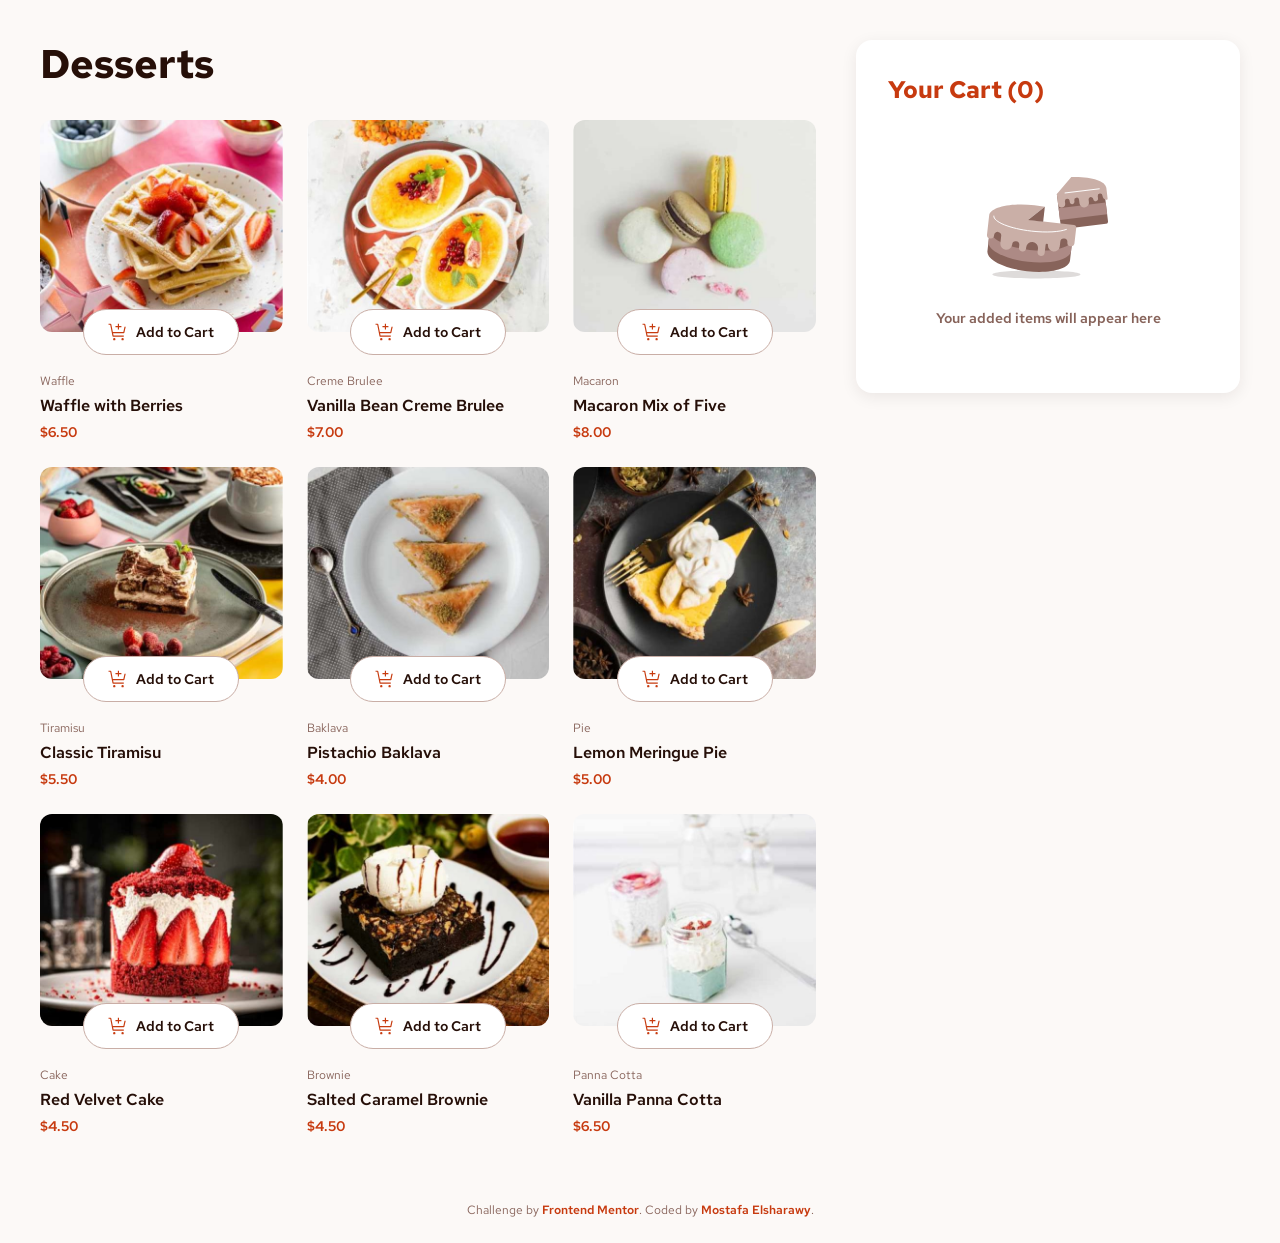
<file: index.html>
<!DOCTYPE html>
<html lang="en">
  <head>
    <meta charset="UTF-8" />
    <meta name="viewport" content="width=device-width, initial-scale=1.0" />
    <title>Desserts — Product List with Cart</title>
    <link rel="icon" type="image/png" href="./assets/images/favicon-32x32.png" sizes="32x32" />
    <link rel="preconnect" href="https://fonts.googleapis.com" />
    <link rel="preconnect" href="https://fonts.gstatic.com" crossorigin />
    <link href="https://fonts.googleapis.com/css2?family=Red+Hat+Text:ital,wght@0,400;0,600;0,700;1,400&display=swap" rel="stylesheet" />
    <link rel="stylesheet" href="style.css" />
  </head>
  <body>

    <!-- ===================== MAIN LAYOUT ===================== -->
    <main class="layout" id="main-content">

      <!-- ===== PRODUCT SECTION ===== -->
      <section class="products-section" aria-label="Dessert products">
        <h1 class="section-title">Desserts</h1>
        <div class="products-grid" id="products-grid" role="list"></div>
      </section>

      <!-- ===== CART SIDEBAR ===== -->
      <aside class="cart-sidebar" aria-label="Your shopping cart">
        <h2 class="cart-title">Your Cart (<span id="cart-count">0</span>)</h2>

        <!-- Empty state -->
        <div class="cart-empty" id="cart-empty" aria-live="polite">
          <img
            src="./assets/images/illustration-empty-cart.svg"
            alt="Empty shopping cart illustration"
            class="cart-empty__illustration"
          />
          <p class="cart-empty__text">Your added items will appear here</p>
        </div>

        <!-- Filled state -->
        <div class="cart-filled" id="cart-filled" hidden>
          <ul class="cart-items" id="cart-items" aria-label="Items in cart"></ul>

          <div class="cart-order-total">
            <span class="cart-order-total__label">Order Total</span>
            <span class="cart-order-total__value" id="cart-total">$0.00</span>
          </div>

          <div class="cart-carbon-note">
            <img
              src="./assets/images/icon-carbon-neutral.svg"
              alt=""
              aria-hidden="true"
            />
            <p>This is a <strong>carbon-neutral</strong> delivery</p>
          </div>

          <button class="btn-confirm-order" id="btn-confirm-order" type="button">
            Confirm Order
          </button>
        </div>
      </aside>
    </main>

    <!-- ===================== ORDER CONFIRMATION MODAL ===================== -->
    <div
      class="modal-overlay"
      id="modal-overlay"
      role="dialog"
      aria-modal="true"
      aria-labelledby="modal-title"
      hidden
    >
      <div class="modal">
        <img
          src="./assets/images/icon-order-confirmed.svg"
          alt="Order confirmed"
          class="modal__icon"
        />
        <h2 class="modal__title" id="modal-title">Order Confirmed</h2>
        <p class="modal__subtitle">We hope you enjoy your food!</p>

        <div class="modal-items-wrapper">
          <ul class="modal-items" id="modal-items" aria-label="Order summary"></ul>
          <div class="modal-order-total">
            <span class="modal-order-total__label">Order Total</span>
            <span class="modal-order-total__value" id="modal-total">$0.00</span>
          </div>
        </div>

        <button class="btn-start-new-order" id="btn-start-new-order" type="button">
          Start New Order
        </button>
      </div>
    </div>

    <script src="script.js"></script>

    <footer class="attribution">
      Challenge by <a href="https://www.frontendmentor.io?ref=challenge">Frontend Mentor</a>.
      Coded by <a href="https://www.linkedin.com/in/mostafa-elhassanain-elsharawy-27592a302/">Mostafa Elsharawy</a>.
    </footer>

  </body>
</html>
</file>
<file: style.css>
/* ============================================================
   PRODUCT LIST WITH CART — STYLESHEET
   1. Custom Properties
   2. Reset & Base
   3. Typography
   4. Layout
   5. Product Card
   6. Add-to-Cart Button
   7. Quantity Controls
   8. Cart Sidebar
   9. Cart Items
   10. Order Total & Carbon Note
   11. Confirm Order Button
   12. Order Confirmation Modal
   13. Responsive — Tablet (768px)
   14. Responsive — Desktop (1200px)
   15. Animations & Transitions
   ============================================================ */

/* ============================================================
   1. CUSTOM PROPERTIES
   ============================================================ */
:root {
  /* Brand colours */
  --clr-red:        hsl(14, 86%, 42%);
  --clr-red-hover:  hsl(14, 86%, 35%);
  --clr-green:      hsl(159, 69%, 38%);

  /* Neutrals */
  --clr-rose-50:    hsl(20, 50%, 98%);
  --clr-rose-100:   hsl(13, 31%, 94%);
  --clr-rose-300:   hsl(14, 25%, 72%);
  --clr-rose-400:   hsl(7, 20%, 60%);
  --clr-rose-500:   hsl(12, 20%, 44%);
  --clr-rose-900:   hsl(14, 65%, 9%);

  /* Typography */
  --ff-base:    'Red Hat Text', sans-serif;
  --fw-regular: 400;
  --fw-semibold:600;
  --fw-bold:    700;
  --fs-sm:      0.75rem;    /* 12px */
  --fs-base:    0.875rem;   /* 14px */
  --fs-md:      1rem;       /* 16px */
  --fs-lg:      1.5rem;     /* 24px */
  --fs-xl:      2.5rem;     /* 40px */

  /* Spacing */
  --space-xs:  0.5rem;
  --space-sm:  0.75rem;
  --space-md:  1rem;
  --space-lg:  1.5rem;
  --space-xl:  2rem;
  --space-2xl: 2.5rem;

  /* Radii */
  --radius-sm:   0.5rem;
  --radius-md:   0.75rem;
  --radius-lg:   1rem;
  --radius-full: 9999px;

  /* Shadows */
  --shadow-card:  0 4px 16px hsla(14, 65%, 9%, 0.08);
  --shadow-modal: 0 8px 40px hsla(14, 65%, 9%, 0.16);
}

/* Ensure [hidden] always collapses the element with no leftover space */
[hidden] {
  display: none !important;
}

/* ============================================================
   2. RESET & BASE
   ============================================================ */
*,
*::before,
*::after {
  box-sizing: border-box;
  margin: 0;
  padding: 0;
}

html {
  scroll-behavior: smooth;
}

body {
  font-family: var(--ff-base);
  font-size: var(--fs-base);
  font-weight: var(--fw-regular);
  color: var(--clr-rose-900);
  background-color: var(--clr-rose-50);
  min-height: 100vh;
  line-height: 1.5;
  overflow-x: hidden;
}

img {
  display: block;
  max-width: 100%;
}

ul,
ol {
  list-style: none;
}

button {
  font-family: inherit;
  cursor: pointer;
  border: none;
  background: none;
}

/* ============================================================
   3. TYPOGRAPHY
   ============================================================ */
.section-title {
  font-size: var(--fs-xl);
  font-weight: var(--fw-bold);
  line-height: 1.2;
  color: var(--clr-rose-900);
  margin-bottom: var(--space-xl);
}

.cart-title {
  font-size: var(--fs-lg);
  font-weight: var(--fw-bold);
  color: var(--clr-red);
  margin-bottom: var(--space-lg);
}

/* ============================================================
   4. LAYOUT
   ============================================================ */
.layout {
  display: grid;
  grid-template-columns: 1fr;
  gap: var(--space-xl);
  max-width: 1440px;
  margin: 0 auto;
  padding: var(--space-2xl) var(--space-md);
}

.products-section {
  min-width: 0;
}

.products-grid {
  display: grid;
  grid-template-columns: 1fr;
  gap: var(--space-lg);
}

.cart-sidebar {
  background-color: #fff;
  border-radius: var(--radius-lg);
  padding: var(--space-xl);
  box-shadow: var(--shadow-card);
  align-self: start;
}

/* ============================================================
   5. PRODUCT CARD
   ============================================================ */
.product-card {
  display: flex;
  flex-direction: column;
  gap: var(--space-md);
}

.product-card__image-wrapper {
  position: relative;
  border-radius: var(--radius-md);
  overflow: visible;
}

.product-card__image {
  width: 100%;
  height: 200px;
  object-fit: cover;
  border-radius: var(--radius-md);
  display: block;
  transition: outline 0.15s ease;
}

/* Orange border on image when in cart */
.product-card--in-cart .product-card__image {
  outline: 2px solid var(--clr-red);
  outline-offset: 0px;
}

.product-card__btn-wrapper {
  position: absolute;
  bottom: 0;
  left: 50%;
  transform: translate(-50%, 50%);
  width: max-content;
  z-index: 1;
}

.product-card__info {
  padding-top: var(--space-lg);
}

.product-card__category {
  font-size: var(--fs-sm);
  color: var(--clr-rose-500);
  margin-bottom: 0.25rem;
}

.product-card__name {
  font-size: var(--fs-md);
  font-weight: var(--fw-semibold);
  color: var(--clr-rose-900);
  margin-bottom: 0.25rem;
}

.product-card__price {
  font-size: var(--fs-base);
  font-weight: var(--fw-semibold);
  color: var(--clr-red);
}

/* ============================================================
   6. ADD-TO-CART BUTTON
   ============================================================ */
.btn-add-to-cart {
  display: flex;
  align-items: center;
  gap: var(--space-xs);
  padding: 0.75rem var(--space-lg);
  background-color: #fff;
  color: var(--clr-rose-900);
  font-size: var(--fs-base);
  font-weight: var(--fw-semibold);
  border: 1.5px solid var(--clr-rose-300);
  border-radius: var(--radius-full);
  white-space: nowrap;
  transition:
    border-color 0.2s ease,
    color 0.2s ease;
}

.btn-add-to-cart:hover,
.btn-add-to-cart:focus-visible {
  border-color: var(--clr-red);
  color: var(--clr-red);
  outline: none;
}

.btn-add-to-cart img {
  width: 20px;
  height: 20px;
  flex-shrink: 0;
}

/* ============================================================
   7. QUANTITY CONTROLS
   ============================================================ */
.quantity-controls {
  display: flex;
  align-items: center;
  justify-content: space-between;
  gap: var(--space-xs);
  padding: 0.75rem var(--space-md);
  background-color: var(--clr-red);
  border-radius: var(--radius-full);
  min-width: 160px;
}

.quantity-controls__count {
  font-size: var(--fs-base);
  font-weight: var(--fw-semibold);
  color: #fff;
  min-width: 1.5rem;
  text-align: center;
}

.btn-quantity {
  display: flex;
  align-items: center;
  justify-content: center;
  width: 20px;
  height: 20px;
  border: 1.5px solid #fff;
  border-radius: 50%;
  flex-shrink: 0;
  transition: background-color 0.15s ease;
}

.btn-quantity img {
  width: 10px;
  height: 10px;
  pointer-events: none;
}

.btn-quantity:hover,
.btn-quantity:focus-visible {
  background-color: #fff;
  outline: none;
}

.btn-quantity:hover img,
.btn-quantity:focus-visible img {
  filter: invert(1) sepia(1) saturate(10) hue-rotate(340deg);
}

/* ============================================================
   8. CART SIDEBAR — EMPTY STATE
   ============================================================ */
.cart-empty {
  display: flex;
  flex-direction: column;
  align-items: center;
  gap: var(--space-md);
  padding: var(--space-xl) 0;
}

.cart-empty__illustration {
  width: 128px;
  height: auto;
}

.cart-empty__text {
  font-size: var(--fs-base);
  font-weight: var(--fw-semibold);
  color: var(--clr-rose-500);
  text-align: center;
}

/* ============================================================
   9. CART ITEMS
   ============================================================ */
.cart-items {
  display: flex;
  flex-direction: column;
}

.cart-item {
  display: flex;
  align-items: center;
  justify-content: space-between;
  gap: var(--space-md);
  padding: var(--space-md) 0;
  border-bottom: 1px solid var(--clr-rose-100);
}

.cart-item__details {
  display: flex;
  flex-direction: column;
  gap: 0.25rem;
  min-width: 0;
}

.cart-item__name {
  font-size: var(--fs-base);
  font-weight: var(--fw-semibold);
  color: var(--clr-rose-900);
  white-space: nowrap;
  overflow: hidden;
  text-overflow: ellipsis;
}

.cart-item__pricing {
  display: flex;
  align-items: center;
  gap: var(--space-sm);
  flex-wrap: wrap;
}

.cart-item__quantity {
  font-size: var(--fs-base);
  font-weight: var(--fw-semibold);
  color: var(--clr-red);
}

.cart-item__unit-price {
  font-size: var(--fs-base);
  color: var(--clr-rose-400);
}

/* Subtotal matches design: dark/bold */
.cart-item__subtotal {
  font-size: var(--fs-base);
  font-weight: var(--fw-semibold);
  color: var(--clr-rose-900);
}

.btn-remove-item {
  display: flex;
  align-items: center;
  justify-content: center;
  width: 20px;
  height: 20px;
  border: 1.5px solid var(--clr-rose-300);
  border-radius: 50%;
  flex-shrink: 0;
  transition: border-color 0.15s ease;
}

.btn-remove-item img {
  width: 10px;
  height: 10px;
  pointer-events: none;
}

.btn-remove-item:hover,
.btn-remove-item:focus-visible {
  border-color: var(--clr-rose-900);
  outline: none;
}

/* ============================================================
   10. ORDER TOTAL & CARBON NOTE
   ============================================================ */
.cart-order-total {
  display: flex;
  align-items: center;
  justify-content: space-between;
  padding: var(--space-lg) 0;
}

.cart-order-total__label {
  font-size: var(--fs-base);
  color: var(--clr-rose-900);
}

/* Large bold total, matches design "$46.50" */
.cart-order-total__value {
  font-size: var(--fs-lg);
  font-weight: var(--fw-bold);
  color: var(--clr-rose-900);
}

.cart-carbon-note {
  display: flex;
  align-items: center;
  justify-content: center;
  gap: var(--space-xs);
  padding: var(--space-md);
  background-color: var(--clr-rose-50);
  border-radius: var(--radius-sm);
  font-size: var(--fs-base);
  color: var(--clr-rose-500);
  text-align: center;
}

.cart-carbon-note img {
  width: 20px;
  height: 20px;
  flex-shrink: 0;
}

.cart-carbon-note strong {
  color: var(--clr-rose-900);
}

/* ============================================================
   11. CONFIRM ORDER BUTTON
   ============================================================ */
.btn-confirm-order {
  width: 100%;
  margin-top: var(--space-lg);
  padding: var(--space-md) var(--space-xl);
  background-color: var(--clr-red);
  color: #fff;
  font-size: var(--fs-md);
  font-weight: var(--fw-semibold);
  border-radius: var(--radius-full);
  transition: background-color 0.2s ease;
}

.btn-confirm-order:hover,
.btn-confirm-order:focus-visible {
  background-color: var(--clr-red-hover);
  outline: none;
}

/* ============================================================
   12. ORDER CONFIRMATION MODAL
   ============================================================ */
.modal-overlay {
  position: fixed;
  inset: 0;
  background-color: hsla(14, 65%, 9%, 0.5);
  display: flex;
  align-items: flex-end;   /* bottom-sheet on mobile */
  justify-content: center;
  z-index: 100;
  animation: overlay-fade-in 0.25s ease forwards;
}

.modal {
  background-color: #fff;
  border-radius: var(--radius-lg) var(--radius-lg) 0 0;
  padding: var(--space-xl) var(--space-lg);
  width: 100%;
  max-height: 90vh;
  overflow-y: auto;
  box-shadow: var(--shadow-modal);
  animation: modal-slide-up 0.3s ease forwards;
}

.modal__icon {
  width: 48px;
  height: 48px;
  margin-bottom: var(--space-lg);
}

.modal__title {
  font-size: var(--fs-xl);
  font-weight: var(--fw-bold);
  color: var(--clr-rose-900);
  line-height: 1.2;
  margin-bottom: var(--space-xs);
}

.modal__subtitle {
  font-size: var(--fs-base);
  color: var(--clr-rose-500);
  margin-bottom: var(--space-xl);
}

/* Items summary box */
.modal-items-wrapper {
  background-color: var(--clr-rose-50);
  border-radius: var(--radius-md);
  padding: var(--space-md) var(--space-lg);
  margin-bottom: var(--space-xl);
}

.modal-items {
  display: flex;
  flex-direction: column;
}

.modal-item {
  display: flex;
  align-items: center;
  gap: var(--space-md);
  padding: var(--space-md) 0;
  border-bottom: 1px solid var(--clr-rose-100);
}

.modal-item__thumbnail {
  width: 48px;
  height: 48px;
  object-fit: cover;
  border-radius: var(--radius-sm);
  flex-shrink: 0;
}

.modal-item__details {
  flex: 1;
  min-width: 0;
}

.modal-item__name {
  font-size: var(--fs-base);
  font-weight: var(--fw-semibold);
  color: var(--clr-rose-900);
  margin-bottom: 0.2rem;
  white-space: nowrap;
  overflow: hidden;
  text-overflow: ellipsis;
}

.modal-item__pricing {
  display: flex;
  align-items: center;
  gap: var(--space-sm);
}

.modal-item__quantity {
  font-size: var(--fs-base);
  font-weight: var(--fw-semibold);
  color: var(--clr-red);
}

.modal-item__unit-price {
  font-size: var(--fs-base);
  color: var(--clr-rose-400);
}

.modal-item__subtotal {
  font-size: var(--fs-base);
  font-weight: var(--fw-bold);
  color: var(--clr-rose-900);
  margin-left: auto;
  flex-shrink: 0;
}

/* Order total row inside the summary box */
.modal-order-total {
  display: flex;
  align-items: center;
  justify-content: space-between;
  padding-top: var(--space-lg);
}

.modal-order-total__label {
  font-size: var(--fs-base);
  color: var(--clr-rose-900);
}

.modal-order-total__value {
  font-size: var(--fs-lg);
  font-weight: var(--fw-bold);
  color: var(--clr-rose-900);
}

.btn-start-new-order {
  width: 100%;
  padding: var(--space-md) var(--space-xl);
  background-color: var(--clr-red);
  color: #fff;
  font-size: var(--fs-md);
  font-weight: var(--fw-semibold);
  border-radius: var(--radius-full);
  transition: background-color 0.2s ease;
}

.btn-start-new-order:hover,
.btn-start-new-order:focus-visible {
  background-color: var(--clr-red-hover);
  outline: none;
}

/* ============================================================
   13. RESPONSIVE — MOBILE (max 767px)
   ============================================================ */
@media (max-width: 47.9375rem) {

  /* Tighter page padding */
  .layout {
    padding: var(--space-md) var(--space-sm);
    gap: var(--space-md);
  }

  /* Products always on top, cart always below */
  .products-section { order: 1; }
  .cart-sidebar     { order: 2; }

  /* Single-column product grid */
  .products-grid {
    grid-template-columns: 1fr;
    gap: var(--space-md);
  }

  /* Shorter image on narrow screens */
  .product-card__image {
    height: 160px;
  }

  /* Slightly more room below the overlapping button */
  .product-card__info {
    padding-top: var(--space-xl);
  }

  /* Smaller heading */
  .section-title {
    font-size: 1.75rem;
    margin-bottom: var(--space-lg);
  }

  /* Touch-friendly buttons — min 44px (Apple/Google HIG) */
  .btn-add-to-cart {
    min-height: 44px;
    padding: 0.75rem var(--space-xl);
    font-size: var(--fs-md);
  }

  .quantity-controls {
    min-height: 44px;
    min-width: 144px;
    padding: 0.625rem var(--space-md);
  }

  .btn-quantity {
    width: 24px;
    height: 24px;
  }

  .btn-confirm-order,
  .btn-start-new-order {
    min-height: 52px;
    font-size: var(--fs-md);
  }

  .btn-remove-item {
    width: 24px;
    height: 24px;
  }

  /* Cart sidebar: compact on mobile */
  .cart-sidebar {
    padding: var(--space-lg) var(--space-md);
  }

  .cart-title {
    font-size: var(--fs-md);
    margin-bottom: var(--space-md);
  }

  /* Let cart item names wrap on small screens */
  .cart-item__name {
    white-space: normal;
  }

  /* Modal bottom-sheet padding */
  .modal {
    padding: var(--space-lg) var(--space-md);
  }

  .modal__title {
    font-size: 1.75rem;
  }
}

/* ============================================================
   14. RESPONSIVE — TABLET (768px)
   ============================================================ */
@media (min-width: 48rem) {
  .layout {
    padding: var(--space-xl) var(--space-xl);
    gap: var(--space-xl);
  }

  /* Reset mobile order overrides */
  .products-section { order: unset; }
  .cart-sidebar     { order: unset; padding: var(--space-xl); }

  .products-grid {
    grid-template-columns: repeat(2, 1fr);
  }

  .product-card__image {
    height: 200px;
  }

  /* Modal: centered card on tablet+ */
  .modal-overlay {
    align-items: center;
    padding: var(--space-lg);
  }

  .modal {
    border-radius: var(--radius-lg);
    max-width: 592px;
    width: 100%;
    max-height: 85vh;
  }
}

/* ============================================================
   15. RESPONSIVE — DESKTOP (1200px)
   ============================================================ */
@media (min-width: 75rem) {
  .layout {
    grid-template-columns: 1fr 384px;
    align-items: start;
    padding: var(--space-2xl) var(--space-2xl);
    gap: var(--space-2xl);
  }

  .products-grid {
    grid-template-columns: repeat(3, 1fr);
  }

  .product-card__image {
    height: 212px;
  }
}

/* ============================================================
   16. FOOTER ATTRIBUTION
   ============================================================ */
.attribution {
  text-align: center;
  padding: var(--space-lg) var(--space-md);
  font-size: var(--fs-sm);
  color: var(--clr-rose-500);
}

.attribution a {
  color: var(--clr-red);
  font-weight: var(--fw-semibold);
  text-decoration: none;
}

.attribution a:hover,
.attribution a:focus-visible {
  text-decoration: underline;
}

/* ============================================================
   17. FOCUS
   ============================================================ */
:focus-visible {
  outline: 2px solid var(--clr-red);
  outline-offset: 2px;
}
</file>
<file: CSS/style.css>
/* ============================================================
   PRODUCT LIST WITH CART — STYLESHEET
   1. Custom Properties
   2. Reset & Base
   3. Typography
   4. Layout
   5. Product Card
   6. Add-to-Cart Button
   7. Quantity Controls
   8. Cart Sidebar
   9. Cart Items
   10. Order Total & Carbon Note
   11. Confirm Order Button
   12. Order Confirmation Modal
   13. Responsive — Tablet (768px)
   14. Responsive — Desktop (1200px)
   15. Animations & Transitions
   ============================================================ */

/* ============================================================
   1. CUSTOM PROPERTIES
   ============================================================ */
:root {
  /* Brand colours */
  --clr-red:        hsl(14, 86%, 42%);
  --clr-red-hover:  hsl(14, 86%, 35%);
  --clr-green:      hsl(159, 69%, 38%);

  /* Neutrals */
  --clr-rose-50:    hsl(20, 50%, 98%);
  --clr-rose-100:   hsl(13, 31%, 94%);
  --clr-rose-300:   hsl(14, 25%, 72%);
  --clr-rose-400:   hsl(7, 20%, 60%);
  --clr-rose-500:   hsl(12, 20%, 44%);
  --clr-rose-900:   hsl(14, 65%, 9%);

  /* Typography */
  --ff-base:    'Red Hat Text', sans-serif;
  --fw-regular: 400;
  --fw-semibold:600;
  --fw-bold:    700;
  --fs-sm:      0.75rem;    /* 12px */
  --fs-base:    0.875rem;   /* 14px */
  --fs-md:      1rem;       /* 16px */
  --fs-lg:      1.5rem;     /* 24px */
  --fs-xl:      2.5rem;     /* 40px */

  /* Spacing */
  --space-xs:  0.5rem;
  --space-sm:  0.75rem;
  --space-md:  1rem;
  --space-lg:  1.5rem;
  --space-xl:  2rem;
  --space-2xl: 2.5rem;

  /* Radii */
  --radius-sm:   0.5rem;
  --radius-md:   0.75rem;
  --radius-lg:   1rem;
  --radius-full: 9999px;

  /* Shadows */
  --shadow-card:  0 4px 16px hsla(14, 65%, 9%, 0.08);
  --shadow-modal: 0 8px 40px hsla(14, 65%, 9%, 0.16);
}

/* Ensure [hidden] always collapses the element with no leftover space */
[hidden] {
  display: none !important;
}

/* ============================================================
   2. RESET & BASE
   ============================================================ */
*,
*::before,
*::after {
  box-sizing: border-box;
  margin: 0;
  padding: 0;
}

html {
  scroll-behavior: smooth;
}

body {
  font-family: var(--ff-base);
  font-size: var(--fs-base);
  font-weight: var(--fw-regular);
  color: var(--clr-rose-900);
  background-color: var(--clr-rose-50);
  min-height: 100vh;
  line-height: 1.5;
  overflow-x: hidden;
}

img {
  display: block;
  max-width: 100%;
}

ul,
ol {
  list-style: none;
}

button {
  font-family: inherit;
  cursor: pointer;
  border: none;
  background: none;
}

/* ============================================================
   3. TYPOGRAPHY
   ============================================================ */
.section-title {
  font-size: var(--fs-xl);
  font-weight: var(--fw-bold);
  line-height: 1.2;
  color: var(--clr-rose-900);
  margin-bottom: var(--space-xl);
}

.cart-title {
  font-size: var(--fs-lg);
  font-weight: var(--fw-bold);
  color: var(--clr-red);
  margin-bottom: var(--space-lg);
}

/* ============================================================
   4. LAYOUT
   ============================================================ */
.layout {
  display: grid;
  grid-template-columns: 1fr;
  gap: var(--space-xl);
  max-width: 1440px;
  margin: 0 auto;
  padding: var(--space-2xl) var(--space-md);
}

.products-section {
  min-width: 0;
}

.products-grid {
  display: grid;
  grid-template-columns: 1fr;
  gap: var(--space-lg);
}

.cart-sidebar {
  background-color: #fff;
  border-radius: var(--radius-lg);
  padding: var(--space-xl);
  box-shadow: var(--shadow-card);
  align-self: start;
}

/* ============================================================
   5. PRODUCT CARD
   ============================================================ */
.product-card {
  display: flex;
  flex-direction: column;
  gap: var(--space-md);
}

.product-card__image-wrapper {
  position: relative;
  border-radius: var(--radius-md);
  overflow: visible;
}

.product-card__image {
  width: 100%;
  height: 200px;
  object-fit: cover;
  border-radius: var(--radius-md);
  display: block;
  transition: outline 0.15s ease;
}

/* Orange border on image when in cart */
.product-card--in-cart .product-card__image {
  outline: 2px solid var(--clr-red);
  outline-offset: 0px;
}

.product-card__btn-wrapper {
  position: absolute;
  bottom: 0;
  left: 50%;
  transform: translate(-50%, 50%);
  width: max-content;
  z-index: 1;
}

.product-card__info {
  padding-top: var(--space-lg);
}

.product-card__category {
  font-size: var(--fs-sm);
  color: var(--clr-rose-500);
  margin-bottom: 0.25rem;
}

.product-card__name {
  font-size: var(--fs-md);
  font-weight: var(--fw-semibold);
  color: var(--clr-rose-900);
  margin-bottom: 0.25rem;
}

.product-card__price {
  font-size: var(--fs-base);
  font-weight: var(--fw-semibold);
  color: var(--clr-red);
}

/* ============================================================
   6. ADD-TO-CART BUTTON
   ============================================================ */
.btn-add-to-cart {
  display: flex;
  align-items: center;
  gap: var(--space-xs);
  padding: 0.75rem var(--space-lg);
  background-color: #fff;
  color: var(--clr-rose-900);
  font-size: var(--fs-base);
  font-weight: var(--fw-semibold);
  border: 1.5px solid var(--clr-rose-300);
  border-radius: var(--radius-full);
  white-space: nowrap;
  transition:
    border-color 0.2s ease,
    color 0.2s ease;
}

.btn-add-to-cart:hover,
.btn-add-to-cart:focus-visible {
  border-color: var(--clr-red);
  color: var(--clr-red);
  outline: none;
}

.btn-add-to-cart img {
  width: 20px;
  height: 20px;
  flex-shrink: 0;
}

/* ============================================================
   7. QUANTITY CONTROLS
   ============================================================ */
.quantity-controls {
  display: flex;
  align-items: center;
  justify-content: space-between;
  gap: var(--space-xs);
  padding: 0.75rem var(--space-md);
  background-color: var(--clr-red);
  border-radius: var(--radius-full);
  min-width: 160px;
}

.quantity-controls__count {
  font-size: var(--fs-base);
  font-weight: var(--fw-semibold);
  color: #fff;
  min-width: 1.5rem;
  text-align: center;
}

.btn-quantity {
  display: flex;
  align-items: center;
  justify-content: center;
  width: 20px;
  height: 20px;
  border: 1.5px solid #fff;
  border-radius: 50%;
  flex-shrink: 0;
  transition: background-color 0.15s ease;
}

.btn-quantity img {
  width: 10px;
  height: 10px;
  pointer-events: none;
}

.btn-quantity:hover,
.btn-quantity:focus-visible {
  background-color: #fff;
  outline: none;
}

.btn-quantity:hover img,
.btn-quantity:focus-visible img {
  filter: invert(1) sepia(1) saturate(10) hue-rotate(340deg);
}

/* ============================================================
   8. CART SIDEBAR — EMPTY STATE
   ============================================================ */
.cart-empty {
  display: flex;
  flex-direction: column;
  align-items: center;
  gap: var(--space-md);
  padding: var(--space-xl) 0;
}

.cart-empty__illustration {
  width: 128px;
  height: auto;
}

.cart-empty__text {
  font-size: var(--fs-base);
  font-weight: var(--fw-semibold);
  color: var(--clr-rose-500);
  text-align: center;
}

/* ============================================================
   9. CART ITEMS
   ============================================================ */
.cart-items {
  display: flex;
  flex-direction: column;
}

.cart-item {
  display: flex;
  align-items: center;
  justify-content: space-between;
  gap: var(--space-md);
  padding: var(--space-md) 0;
  border-bottom: 1px solid var(--clr-rose-100);
}

.cart-item__details {
  display: flex;
  flex-direction: column;
  gap: 0.25rem;
  min-width: 0;
}

.cart-item__name {
  font-size: var(--fs-base);
  font-weight: var(--fw-semibold);
  color: var(--clr-rose-900);
  white-space: nowrap;
  overflow: hidden;
  text-overflow: ellipsis;
}

.cart-item__pricing {
  display: flex;
  align-items: center;
  gap: var(--space-sm);
  flex-wrap: wrap;
}

.cart-item__quantity {
  font-size: var(--fs-base);
  font-weight: var(--fw-semibold);
  color: var(--clr-red);
}

.cart-item__unit-price {
  font-size: var(--fs-base);
  color: var(--clr-rose-400);
}

/* Subtotal matches design: dark/bold */
.cart-item__subtotal {
  font-size: var(--fs-base);
  font-weight: var(--fw-semibold);
  color: var(--clr-rose-900);
}

.btn-remove-item {
  display: flex;
  align-items: center;
  justify-content: center;
  width: 20px;
  height: 20px;
  border: 1.5px solid var(--clr-rose-300);
  border-radius: 50%;
  flex-shrink: 0;
  transition: border-color 0.15s ease;
}

.btn-remove-item img {
  width: 10px;
  height: 10px;
  pointer-events: none;
}

.btn-remove-item:hover,
.btn-remove-item:focus-visible {
  border-color: var(--clr-rose-900);
  outline: none;
}

/* ============================================================
   10. ORDER TOTAL & CARBON NOTE
   ============================================================ */
.cart-order-total {
  display: flex;
  align-items: center;
  justify-content: space-between;
  padding: var(--space-lg) 0;
}

.cart-order-total__label {
  font-size: var(--fs-base);
  color: var(--clr-rose-900);
}

/* Large bold total, matches design "$46.50" */
.cart-order-total__value {
  font-size: var(--fs-lg);
  font-weight: var(--fw-bold);
  color: var(--clr-rose-900);
}

.cart-carbon-note {
  display: flex;
  align-items: center;
  justify-content: center;
  gap: var(--space-xs);
  padding: var(--space-md);
  background-color: var(--clr-rose-50);
  border-radius: var(--radius-sm);
  font-size: var(--fs-base);
  color: var(--clr-rose-500);
  text-align: center;
}

.cart-carbon-note img {
  width: 20px;
  height: 20px;
  flex-shrink: 0;
}

.cart-carbon-note strong {
  color: var(--clr-rose-900);
}

/* ============================================================
   11. CONFIRM ORDER BUTTON
   ============================================================ */
.btn-confirm-order {
  width: 100%;
  margin-top: var(--space-lg);
  padding: var(--space-md) var(--space-xl);
  background-color: var(--clr-red);
  color: #fff;
  font-size: var(--fs-md);
  font-weight: var(--fw-semibold);
  border-radius: var(--radius-full);
  transition: background-color 0.2s ease;
}

.btn-confirm-order:hover,
.btn-confirm-order:focus-visible {
  background-color: var(--clr-red-hover);
  outline: none;
}

/* ============================================================
   12. ORDER CONFIRMATION MODAL
   ============================================================ */
.modal-overlay {
  position: fixed;
  inset: 0;
  background-color: hsla(14, 65%, 9%, 0.5);
  display: flex;
  align-items: flex-end;   /* bottom-sheet on mobile */
  justify-content: center;
  z-index: 100;
  animation: overlay-fade-in 0.25s ease forwards;
}

.modal {
  background-color: #fff;
  border-radius: var(--radius-lg) var(--radius-lg) 0 0;
  padding: var(--space-xl) var(--space-lg);
  width: 100%;
  max-height: 90vh;
  overflow-y: auto;
  box-shadow: var(--shadow-modal);
  animation: modal-slide-up 0.3s ease forwards;
}

.modal__icon {
  width: 48px;
  height: 48px;
  margin-bottom: var(--space-lg);
}

.modal__title {
  font-size: var(--fs-xl);
  font-weight: var(--fw-bold);
  color: var(--clr-rose-900);
  line-height: 1.2;
  margin-bottom: var(--space-xs);
}

.modal__subtitle {
  font-size: var(--fs-base);
  color: var(--clr-rose-500);
  margin-bottom: var(--space-xl);
}

/* Items summary box */
.modal-items-wrapper {
  background-color: var(--clr-rose-50);
  border-radius: var(--radius-md);
  padding: var(--space-md) var(--space-lg);
  margin-bottom: var(--space-xl);
}

.modal-items {
  display: flex;
  flex-direction: column;
}

.modal-item {
  display: flex;
  align-items: center;
  gap: var(--space-md);
  padding: var(--space-md) 0;
  border-bottom: 1px solid var(--clr-rose-100);
}

.modal-item__thumbnail {
  width: 48px;
  height: 48px;
  object-fit: cover;
  border-radius: var(--radius-sm);
  flex-shrink: 0;
}

.modal-item__details {
  flex: 1;
  min-width: 0;
}

.modal-item__name {
  font-size: var(--fs-base);
  font-weight: var(--fw-semibold);
  color: var(--clr-rose-900);
  margin-bottom: 0.2rem;
  white-space: nowrap;
  overflow: hidden;
  text-overflow: ellipsis;
}

.modal-item__pricing {
  display: flex;
  align-items: center;
  gap: var(--space-sm);
}

.modal-item__quantity {
  font-size: var(--fs-base);
  font-weight: var(--fw-semibold);
  color: var(--clr-red);
}

.modal-item__unit-price {
  font-size: var(--fs-base);
  color: var(--clr-rose-400);
}

.modal-item__subtotal {
  font-size: var(--fs-base);
  font-weight: var(--fw-bold);
  color: var(--clr-rose-900);
  margin-left: auto;
  flex-shrink: 0;
}

/* Order total row inside the summary box */
.modal-order-total {
  display: flex;
  align-items: center;
  justify-content: space-between;
  padding-top: var(--space-lg);
}

.modal-order-total__label {
  font-size: var(--fs-base);
  color: var(--clr-rose-900);
}

.modal-order-total__value {
  font-size: var(--fs-lg);
  font-weight: var(--fw-bold);
  color: var(--clr-rose-900);
}

.btn-start-new-order {
  width: 100%;
  padding: var(--space-md) var(--space-xl);
  background-color: var(--clr-red);
  color: #fff;
  font-size: var(--fs-md);
  font-weight: var(--fw-semibold);
  border-radius: var(--radius-full);
  transition: background-color 0.2s ease;
}

.btn-start-new-order:hover,
.btn-start-new-order:focus-visible {
  background-color: var(--clr-red-hover);
  outline: none;
}

/* ============================================================
   13. RESPONSIVE — MOBILE (max 767px)
   ============================================================ */
@media (max-width: 47.9375rem) {

  /* Tighter page padding */
  .layout {
    padding: var(--space-md) var(--space-sm);
    gap: var(--space-md);
  }

  /* Products always on top, cart always below */
  .products-section { order: 1; }
  .cart-sidebar     { order: 2; }

  /* Single-column product grid */
  .products-grid {
    grid-template-columns: 1fr;
    gap: var(--space-md);
  }

  /* Shorter image on narrow screens */
  .product-card__image {
    height: 160px;
  }

  /* Slightly more room below the overlapping button */
  .product-card__info {
    padding-top: var(--space-xl);
  }

  /* Smaller heading */
  .section-title {
    font-size: 1.75rem;
    margin-bottom: var(--space-lg);
  }

  /* Touch-friendly buttons — min 44px (Apple/Google HIG) */
  .btn-add-to-cart {
    min-height: 44px;
    padding: 0.75rem var(--space-xl);
    font-size: var(--fs-md);
  }

  .quantity-controls {
    min-height: 44px;
    min-width: 144px;
    padding: 0.625rem var(--space-md);
  }

  .btn-quantity {
    width: 24px;
    height: 24px;
  }

  .btn-confirm-order,
  .btn-start-new-order {
    min-height: 52px;
    font-size: var(--fs-md);
  }

  .btn-remove-item {
    width: 24px;
    height: 24px;
  }

  /* Cart sidebar: compact on mobile */
  .cart-sidebar {
    padding: var(--space-lg) var(--space-md);
  }

  .cart-title {
    font-size: var(--fs-md);
    margin-bottom: var(--space-md);
  }

  /* Let cart item names wrap on small screens */
  .cart-item__name {
    white-space: normal;
  }

  /* Modal bottom-sheet padding */
  .modal {
    padding: var(--space-lg) var(--space-md);
  }

  .modal__title {
    font-size: 1.75rem;
  }
}

/* ============================================================
   14. RESPONSIVE — TABLET (768px)
   ============================================================ */
@media (min-width: 48rem) {
  .layout {
    padding: var(--space-xl) var(--space-xl);
    gap: var(--space-xl);
  }

  /* Reset mobile order overrides */
  .products-section { order: unset; }
  .cart-sidebar     { order: unset; padding: var(--space-xl); }

  .products-grid {
    grid-template-columns: repeat(2, 1fr);
  }

  .product-card__image {
    height: 200px;
  }

  /* Modal: centered card on tablet+ */
  .modal-overlay {
    align-items: center;
    padding: var(--space-lg);
  }

  .modal {
    border-radius: var(--radius-lg);
    max-width: 592px;
    width: 100%;
    max-height: 85vh;
  }
}

/* ============================================================
   15. RESPONSIVE — DESKTOP (1200px)
   ============================================================ */
@media (min-width: 75rem) {
  .layout {
    grid-template-columns: 1fr 384px;
    align-items: start;
    padding: var(--space-2xl) var(--space-2xl);
    gap: var(--space-2xl);
  }

  .products-grid {
    grid-template-columns: repeat(3, 1fr);
  }

  .product-card__image {
    height: 212px;
  }
}

/* ============================================================
   16. FOOTER ATTRIBUTION
   ============================================================ */
.attribution {
  text-align: center;
  padding: var(--space-lg) var(--space-md);
  font-size: var(--fs-sm);
  color: var(--clr-rose-500);
}

.attribution a {
  color: var(--clr-red);
  font-weight: var(--fw-semibold);
  text-decoration: none;
}

.attribution a:hover,
.attribution a:focus-visible {
  text-decoration: underline;
}

/* ============================================================
   17. FOCUS
   ============================================================ */
:focus-visible {
  outline: 2px solid var(--clr-red);
  outline-offset: 2px;
}
</file>
